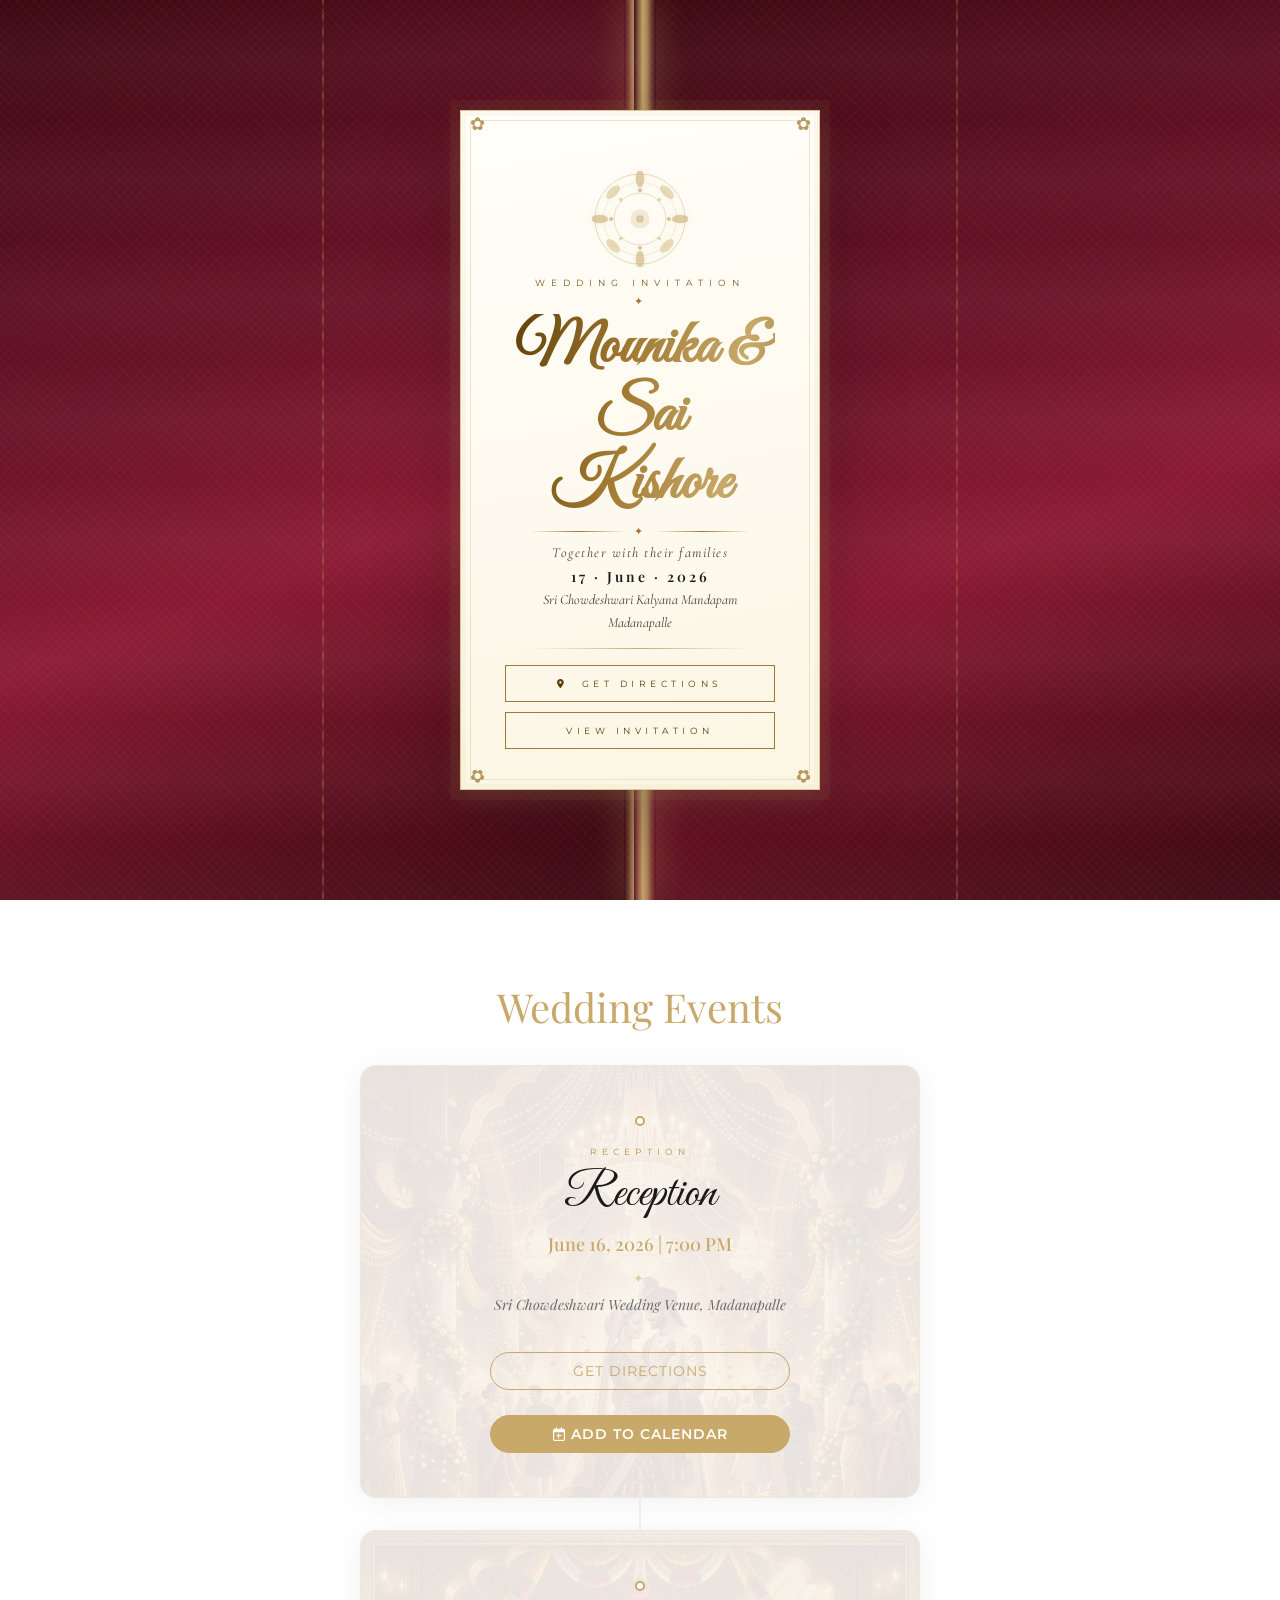
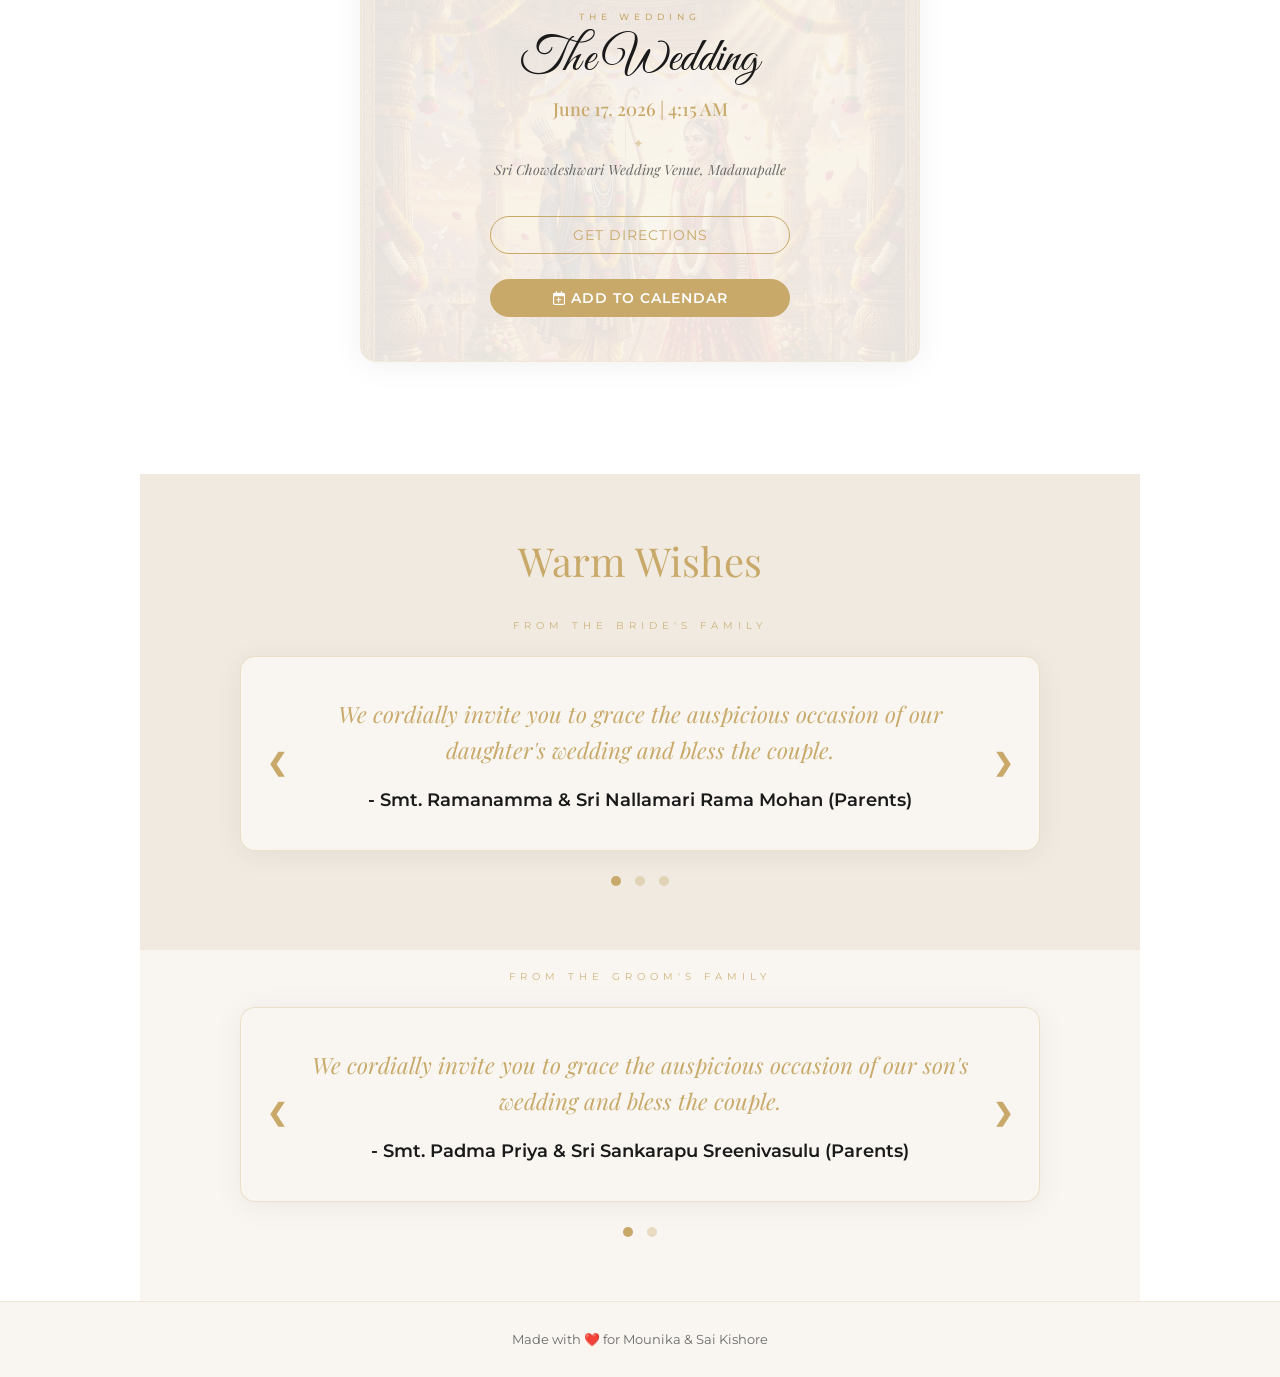
<file: index.html>
<!DOCTYPE html>
<html lang="en">

<head>
    <meta charset="UTF-8">
    <meta name="viewport" content="width=device-width, initial-scale=1.0">
    <title>Mounika & Sai Kishore | Wedding Invitation</title>
    <link rel="stylesheet" href="styles.css">
    <!-- Google Fonts -->
    <link rel="preconnect" href="https://fonts.googleapis.com">
    <link rel="preconnect" href="https://fonts.gstatic.com" crossorigin>
    <link
        href="https://fonts.googleapis.com/css2?family=Great+Vibes&family=Playfair+Display:ital,wght@0,400;0,600;1,400&family=Cormorant+Garamond:ital,wght@0,400;0,500;1,400&family=Montserrat:wght@300;400;500&display=swap"
        rel="stylesheet">
    <!-- FontAwesome for Icons -->
    <link rel="stylesheet" href="https://cdnjs.cloudflare.com/ajax/libs/font-awesome/6.4.0/css/all.min.css">
</head>

<body>
    <!-- Curtain Tap Invitation -->
    <div id="curtain">
        <div class="cp cp-l" id="cpl"><div class="cp-edge-l"></div><div class="cp-stripe"></div></div>
        <div class="cp cp-r" id="cpr"><div class="cp-edge-r"></div><div class="cp-stripe"></div></div>
        <div id="c-cta">
            <div class="c-card">
                <!-- Corner flourishes -->
                <div class="c-corner c-tl">✿</div>
                <div class="c-corner c-tr">✿</div>
                <div class="c-corner c-bl">✿</div>
                <div class="c-corner c-br">✿</div>

                <!-- Mandala ornament -->
                <svg class="c-mandala-svg" viewBox="0 0 100 100" xmlns="http://www.w3.org/2000/svg">
                    <circle cx="50" cy="50" r="47" stroke="#C8A96A" stroke-width="0.6" fill="none" opacity="0.7"/>
                    <circle cx="50" cy="50" r="38" stroke="#C8A96A" stroke-width="0.4" fill="none" opacity="0.5"/>
                    <circle cx="50" cy="50" r="27" stroke="#C8A96A" stroke-width="0.6" fill="none" opacity="0.6"/>
                    <circle cx="50" cy="50" r="10" fill="#C8A96A" opacity="0.18"/>
                    <circle cx="50" cy="50" r="4" fill="#C8A96A" opacity="0.5"/>
                    <ellipse cx="50" cy="8"  rx="4.5" ry="9" fill="#C8A96A" opacity="0.55"/>
                    <ellipse cx="50" cy="92" rx="4.5" ry="9" fill="#C8A96A" opacity="0.55"/>
                    <ellipse cx="8"  cy="50" rx="9" ry="4.5" fill="#C8A96A" opacity="0.55"/>
                    <ellipse cx="92" cy="50" rx="9" ry="4.5" fill="#C8A96A" opacity="0.55"/>
                    <ellipse cx="22" cy="22" rx="4.5" ry="9" fill="#C8A96A" opacity="0.4" transform="rotate(45 22 22)"/>
                    <ellipse cx="78" cy="22" rx="4.5" ry="9" fill="#C8A96A" opacity="0.4" transform="rotate(-45 78 22)"/>
                    <ellipse cx="22" cy="78" rx="4.5" ry="9" fill="#C8A96A" opacity="0.4" transform="rotate(-45 22 78)"/>
                    <ellipse cx="78" cy="78" rx="4.5" ry="9" fill="#C8A96A" opacity="0.4" transform="rotate(45 78 78)"/>
                    <circle cx="50" cy="20" r="2.2" fill="#C8A96A" opacity="0.65"/>
                    <circle cx="50" cy="80" r="2.2" fill="#C8A96A" opacity="0.65"/>
                    <circle cx="20" cy="50" r="2.2" fill="#C8A96A" opacity="0.65"/>
                    <circle cx="80" cy="50" r="2.2" fill="#C8A96A" opacity="0.65"/>
                    <circle cx="30" cy="30" r="1.8" fill="#C8A96A" opacity="0.5"/>
                    <circle cx="70" cy="30" r="1.8" fill="#C8A96A" opacity="0.5"/>
                    <circle cx="30" cy="70" r="1.8" fill="#C8A96A" opacity="0.5"/>
                    <circle cx="70" cy="70" r="1.8" fill="#C8A96A" opacity="0.5"/>
                </svg>

                <p class="c-eyebrow">Wedding Invitation</p>
                <div class="c-divider"><span>✦</span></div>
                <h1 class="c-title">Mounika &amp; Sai Kishore</h1>
                <div class="c-divider"><span>✦</span></div>
                <p class="c-invite-line">Together with their families</p>
                <p class="c-date">17 · June · 2026</p>
                <p class="c-venue">Sri Chowdeshwari Kalyana Mandapam<br>Madanapalle</p>
                <div class="c-thin-line"></div>
                <div class="c-buttons">
                    <a href="https://maps.app.goo.gl/cemyDsAPyQEnwAxx7" target="_blank" class="btn-c btn-directions">
                        <span class="label"><i class="fas fa-location-dot"></i>&nbsp; Get Directions</span>
                    </a>
                    <button class="btn-c" id="btn-open">
                        <span class="label">View Invitation</span>
                    </button>
                </div>
            </div>
        </div>
    </div>

    <!-- Language Selector -->
    <div class="lang-selector">
        <select id="lang-select">
            <option value="en">English</option>
            <option value="te">తెలుగు (Telugu)</option>
            <option value="hi">हिन्दी (Hindi)</option>
            <option value="kn">ಕನ್ನಡ (Kannada)</option>
            <option value="ta">தமிழ் (Tamil)</option>
        </select>
    </div>

    <!-- Floating Audio Toggle -->
    <button id="audio-btn" class="audio-toggle">
        <i class="fas fa-music"></i>
    </button>
    <audio id="bg-music" loop>
        <source src="music.mp3" type="audio/mpeg">
    </audio>

    <!-- Hero Section -->
    <section class="hero" id="home">
        <div class="particles" id="particles"></div>
        <div class="hero-content fade-in-up">
            <p class="subtitle" data-i18n="together">Together with their families</p>
            <h1 class="couple-names gold-foil" data-i18n="names">Mounika & Sai Kishore</h1>
            <div class="family-details">
                <p data-i18n="bride_details">Kumarthe (Daughter) of Smt. Ramanamma & Sri Nallamari Ramayya</p>
                <p data-i18n="groom_details">Kumarudu (Son) of Smt. Padmavathi & Sri Surya Prakasha Rao</p>
            </div>
            <p class="invite-text" data-i18n="invite_text">Invite you to celebrate their wedding</p>
            <div class="date-location">
                <p><strong data-i18n="wedding_date">17 • June • 2026</strong></p>
                <p data-i18n="wedding_time_exact">Time: 4:15 AM - 5:15 AM</p>
                <p data-i18n="wedding_location">Sri Chowdeshwari Kalyana Mandapam, Madanapalle</p>
            </div>
            <a href="https://maps.app.goo.gl/cemyDsAPyQEnwAxx7" target="_blank" class="hero-directions btn-directions">
                <i class="fas fa-location-dot"></i>
                <span data-i18n="get_directions">Get Directions</span>
            </a>

            <div class="countdown" id="countdown">
                <div class="time-box"><span id="days">00</span>
                    <p data-i18n="days">Days</p>
                </div>
                <div class="time-box"><span id="hours">00</span>
                    <p data-i18n="hours">Hrs</p>
                </div>
                <div class="time-box"><span id="minutes">00</span>
                    <p data-i18n="minutes">Min</p>
                </div>
                <div class="time-box"><span id="seconds">00</span>
                    <p data-i18n="seconds">Sec</p>
                </div>
            </div>
            <a href="#events" class="scroll-down"><i class="fas fa-chevron-down"></i></a>
        </div>
    </section>

    <!-- Events Section -->
    <section class="events hidden" id="events">
        <h2 class="section-title" data-i18n="events_title">Wedding Events</h2>
        <div class="tl-wrap">
            <div class="tl-spine"></div>

            <!-- Reception -->
            <div class="tl-ev">
                <div class="tl-ev-bg" style="background-image: url('reception_art.png');"></div>
                <div class="tl-dot"></div>
                <p class="tl-etag" data-i18n="reception">Reception</p>
                <h3 class="tl-title" data-i18n="reception">Reception</h3>
                <p class="tl-date" data-i18n="reception_date">June 16, 2026 | 7:00 PM</p>
                <div class="tl-sep">✦</div>
                <p class="tl-venue-name" data-i18n="reception_loc">Sri Chowdeshwari Kalyana Mandapam, Madanapalle</p>
                <div class="tl-actions">
                    <a href="https://maps.app.goo.gl/cemyDsAPyQEnwAxx7" target="_blank"
                        class="btn-primary btn-directions" data-i18n="get_directions">Get Directions</a>
                    <a href="https://calendar.google.com/calendar/render?action=TEMPLATE&text=Reception+-+Mounika+%26+Sai+Kishore&dates=20260616T133000Z/20260616T183000Z&location=Sri+Chowdeshwari+Kalyana+Mandapam,+Madanapalle"
                        target="_blank" class="btn-secondary"><i class="far fa-calendar-plus"></i> <span
                            data-i18n="add_calendar">Add to Calendar</span></a>
                </div>
            </div>

            <!-- Wedding -->
            <div class="tl-ev">
                <div class="tl-ev-bg" style="background-image: url('wedding_art.png');"></div>
                <div class="tl-dot"></div>
                <p class="tl-etag" data-i18n="wedding">The Wedding</p>
                <h3 class="tl-title" data-i18n="wedding">The Wedding</h3>
                <p class="tl-date" data-i18n="wedding_time">June 17, 2026 | 4:15 AM</p>
                <div class="tl-sep">✦</div>
                <p class="tl-venue-name" data-i18n="wedding_location">Sri Chowdeshwari Kalyana Mandapam, Madanapalle</p>
                <div class="tl-actions">
                    <a href="https://maps.app.goo.gl/cemyDsAPyQEnwAxx7" target="_blank"
                        class="btn-primary btn-directions" data-i18n="get_directions">Get Directions</a>
                    <a href="https://calendar.google.com/calendar/render?action=TEMPLATE&text=Wedding+-+Mounika+%26+Sai+Kishore&dates=20260616T224500Z/20260616T234500Z&location=Sri+Chowdeshwari+Kalyana+Mandapam,+Madanapalle"
                        target="_blank" class="btn-secondary"><i class="far fa-calendar-plus"></i> <span
                            data-i18n="add_calendar">Add to Calendar</span></a>
                </div>
            </div>
        </div>
    </section>

    <!-- Warm Wishes — Bride's Side -->
    <section class="family-invites hidden" id="invites-bride">
        <h2 class="section-title" data-i18n="warm_wishes">Warm Wishes</h2>
        <p class="wishes-label">From the Bride's Family</p>
        <div class="slider-container" id="slider-bride">
            <div class="slide slide-bride fade">
                <p class="invite-msg" data-i18n="invite_parents">"We cordially invite you to grace the auspicious
                    occasion of our daughter's wedding and bless the couple."</p>
                <p class="invite-author" data-i18n="author_parents">- Smt. Ramanamma &amp; Sri Nallamari Rama Mohan
                    (Parents)</p>
            </div>
            <div class="slide slide-bride fade">
                <p class="invite-msg" data-i18n="invite_anna">"Please join us in celebrating my little sister's
                    wedding!"</p>
                <p class="invite-author" data-i18n="author_anna">- Venu Gopal (Anna)</p>
            </div>
            <div class="slide slide-bride fade">
                <p class="invite-msg" data-i18n="invite_thammudu">"Looking forward to your presence at my elder
                    sister's wedding celebration!"</p>
                <p class="invite-author" data-i18n="author_thammudu">- Krishna Vamsi (Thammudu)</p>
            </div>
            <a class="prev" onclick="changeSlide('bride', -1)">&#10094;</a>
            <a class="next" onclick="changeSlide('bride', 1)">&#10095;</a>
        </div>
        <div class="dots" style="text-align:center">
            <span class="dot dot-bride active" onclick="currentSlide('bride', 1)"></span>
            <span class="dot dot-bride" onclick="currentSlide('bride', 2)"></span>
            <span class="dot dot-bride" onclick="currentSlide('bride', 3)"></span>
        </div>
    </section>

    <!-- Warm Wishes — Groom's Side -->
    <section class="family-invites family-invites-alt hidden" id="invites-groom">
        <p class="wishes-label">From the Groom's Family</p>
        <div class="slider-container" id="slider-groom">
            <div class="slide slide-groom fade">
                <p class="invite-msg" data-i18n="invite_groom_parents">"We cordially invite you to grace the auspicious
                    occasion of our son's wedding and bless the couple."</p>
                <p class="invite-author" data-i18n="author_groom_parents">- Smt. Padma Priya &amp; Sri Sankarapu
                    Sreenivasulu (Parents)</p>
            </div>
            <div class="slide slide-groom fade">
                <p class="invite-msg" data-i18n="invite_groom_sister">"Please join us in celebrating my brother's
                    wedding!"</p>
                <p class="invite-author" data-i18n="author_groom_sister">- Nikitha (Sister)</p>
            </div>
            <a class="prev" onclick="changeSlide('groom', -1)">&#10094;</a>
            <a class="next" onclick="changeSlide('groom', 1)">&#10095;</a>
        </div>
        <div class="dots" style="text-align:center">
            <span class="dot dot-groom active" onclick="currentSlide('groom', 1)"></span>
            <span class="dot dot-groom" onclick="currentSlide('groom', 2)"></span>
        </div>
    </section>

    <footer>
        <p data-i18n="footer">Made with ❤️ for Mounika & Sai Kishore</p>
    </footer>

    <script src="script.js"></script>
</body>

</html>
</file>
<file: styles.css>
:root {
    --bg-color: #FFFFFF;
    --beige: #F9F6F1;
    --beige2: #F0EAE0;
    --accent-gold: #C8A96A;
    --accent-gold-hover: #b8952e;
    --accent-gold-dim: rgba(200,169,106,0.15);
    --text-main: #1A1A1A;
    --text-muted: #6B6B6B;
    --font-script: 'Great Vibes', cursive;
    --font-heading: 'Playfair Display', serif;
    --font-body: 'Montserrat', sans-serif;
}

* {
    margin: 0;
    padding: 0;
    box-sizing: border-box;
}

body {
    background-color: var(--bg-color);
    color: var(--text-main);
    font-family: var(--font-body);
    overflow-x: hidden;
    scroll-behavior: smooth;
}

/* Language Selector */
.lang-selector {
    position: absolute;
    top: 20px;
    right: 20px;
    z-index: 1000;
}

.lang-selector select {
    background: rgba(249,246,241,0.92);
    color: var(--text-main);
    border: 1px solid var(--accent-gold);
    padding: 8px 12px;
    border-radius: 5px;
    font-family: var(--font-body);
    font-size: 0.9rem;
    outline: none;
    cursor: pointer;
    backdrop-filter: blur(5px);
}

.lang-selector select option {
    background-color: var(--beige);
    color: var(--text-main);
}

/* Audio Toggle */
.audio-toggle {
    position: fixed;
    bottom: 20px;
    right: 20px;
    width: 50px;
    height: 50px;
    border-radius: 50%;
    background-color: rgba(212, 175, 55, 0.2);
    border: 1px solid var(--accent-gold);
    color: var(--accent-gold);
    font-size: 1.2rem;
    z-index: 1000;
    cursor: pointer;
    display: flex;
    align-items: center;
    justify-content: center;
    backdrop-filter: blur(5px);
    transition: all 0.3s ease;
}

.audio-toggle:hover {
    background-color: var(--accent-gold);
    color: var(--bg-color);
    transform: scale(1.1);
}

.audio-toggle.playing {
    animation: pulse 2s infinite;
}

@keyframes pulse {
    0% {
        box-shadow: 0 0 0 0 rgba(212, 175, 55, 0.7);
    }

    70% {
        box-shadow: 0 0 0 15px rgba(212, 175, 55, 0);
    }

    100% {
        box-shadow: 0 0 0 0 rgba(212, 175, 55, 0);
    }
}

/* Typography & Titles */
.section-title {
    font-family: var(--font-heading);
    font-size: 2.5rem;
    color: var(--accent-gold);
    text-align: center;
    margin-bottom: 2rem;
    font-weight: 400;
}

/* Hero Section */
.hero {
    min-height: 100vh;
    display: flex;
    align-items: center;
    justify-content: center;
    text-align: center;
    position: relative;
    padding: 120px 20px 60px;
    box-sizing: border-box;
    background: linear-gradient(160deg, var(--beige) 0%, var(--beige2) 50%, #EBE3D5 100%);
}

.hero::before {
    content: '';
    position: absolute;
    top: 0;
    left: 0;
    right: 0;
    bottom: 0;
    background-image: url('data:image/svg+xml;utf8,<svg width="200" height="200" xmlns="http://www.w3.org/2000/svg"><circle cx="100" cy="100" r="90" fill="none" stroke="%23C8A96A" stroke-width="0.8" opacity="0.5"/></svg>');
    background-position: center;
    background-repeat: no-repeat;
    background-size: 80% auto;
    opacity: 0.35;
    z-index: 0;
}

.hero-content {
    z-index: 1;
    display: flex;
    flex-direction: column;
    align-items: center;
    gap: 15px;
}

.subtitle {
    font-family: var(--font-body);
    font-size: 0.85rem;
    letter-spacing: 3px;
    text-transform: uppercase;
    color: #5A5045;
}

.couple-names {
    font-family: var(--font-script);
    font-size: 5rem;
    color: var(--accent-gold);
    text-shadow: 0 0 20px rgba(212, 175, 55, 0.3);
    margin: 10px 0;
    line-height: 1.2;
}

.invite-text {
    font-family: var(--font-heading);
    font-size: 1.2rem;
    font-style: italic;
    color: var(--text-main);
}

.family-details {
    margin: 15px 0 25px 0;
    font-family: var(--font-body);
    font-size: 0.95rem;
    color: #4A3F35;
    line-height: 1.7;
}

.family-details p {
    margin: 5px 0;
}

.date-location {
    margin-top: 20px;
    font-size: 1.1rem;
    line-height: 1.6;
}

.date-location strong {
    color: var(--accent-gold);
    font-family: var(--font-heading);
    font-size: 1.3rem;
}

/* Get Directions button in hero — above countdown */
.hero-directions {
    display: inline-flex;
    align-items: center;
    gap: 8px;
    margin-top: 24px;
    padding: 11px 28px;
    border: 1px solid var(--accent-gold);
    color: var(--accent-gold);
    font-family: var(--font-body);
    font-size: 11px;
    letter-spacing: 3px;
    text-transform: uppercase;
    text-decoration: none;
    background: rgba(255,255,255,0.6);
    backdrop-filter: blur(4px);
    transition: background .3s, color .3s;
}

.hero-directions:hover {
    background: var(--accent-gold);
    color: #fff;
}

.countdown {
    display: flex;
    gap: 10px;
    margin-top: 20px;
}

.time-box {
    display: flex;
    flex-direction: column;
    align-items: center;
    justify-content: center;
    width: 60px;
    height: 70px;
    border: 1px solid rgba(200, 169, 106, 0.4);
    border-radius: 10px;
    background: rgba(255,255,255,0.6);
    backdrop-filter: blur(5px);
}

.time-box span {
    font-family: var(--font-heading);
    font-size: 1.5rem;
    color: var(--accent-gold);
}

.time-box p {
    font-size: 0.6rem;
    text-transform: uppercase;
    letter-spacing: 1px;
    color: var(--text-muted);
}

.scroll-down {
    margin-top: 50px;
    color: var(--accent-gold);
    font-size: 1.5rem;
    animation: bounce 2s infinite;
    text-decoration: none;
}

@keyframes bounce {

    0%,
    20%,
    50%,
    80%,
    100% {
        transform: translateY(0);
    }

    40% {
        transform: translateY(-15px);
    }

    60% {
        transform: translateY(-7px);
    }
}

/* Sections Common */
section {
    padding: 80px 20px;
    max-width: 1000px;
    margin: 0 auto;
}



/* Events — Modern Timeline */
.tl-wrap {
    max-width: 560px;
    margin: 0 auto;
    position: relative;
    z-index: 2;
}

.tl-spine {
    position: absolute;
    left: 50%;
    top: 0; bottom: 0;
    width: 1px;
    background: linear-gradient(180deg, transparent, var(--accent-gold) 10%, var(--accent-gold) 90%, transparent);
    transform: translateX(-50%);
    opacity: .3;
}

.tl-ev {
    position: relative;
    display: flex;
    flex-direction: column;
    align-items: center;
    text-align: center;
    padding: 50px 24px 44px;
    overflow: hidden;
    border-radius: 16px;
    margin-bottom: 32px;
    background: var(--beige);
    border: 1px solid rgba(200,169,106,.18);
    box-shadow: 0 4px 32px rgba(0,0,0,.06);
    transition: box-shadow .3s, transform .3s;
}

.tl-ev:hover {
    box-shadow: 0 8px 48px rgba(0,0,0,.1);
    transform: translateY(-3px);
}

.tl-ev-bg {
    position: absolute;
    inset: 0;
    background-size: cover;
    background-position: center top;
    opacity: 0;
    transition: opacity 1s ease;
    z-index: 0;
}

.tl-ev-bg.bg-loaded { opacity: .08; }

.tl-ev > *:not(.tl-ev-bg) { position: relative; z-index: 1; }

.tl-dot {
    width: 10px; height: 10px;
    border-radius: 50%;
    border: 2px solid var(--accent-gold);
    background: var(--bg-color);
    margin-bottom: 20px;
    transition: box-shadow .4s;
}

.tl-ev:hover .tl-dot {
    box-shadow: 0 0 0 8px rgba(200,169,106,.12);
}

.tl-etag {
    font-family: var(--font-body);
    font-size: 9px;
    letter-spacing: 5px;
    text-transform: uppercase;
    color: var(--accent-gold);
    font-weight: 500;
    margin-bottom: 10px;
}

.tl-title {
    font-family: var(--font-script);
    font-size: clamp(2.2rem, 5vw, 3rem);
    color: var(--text-main);
    font-weight: 400;
    margin-bottom: 10px;
    line-height: 1.15;
}

.tl-date {
    font-family: var(--font-heading);
    font-size: clamp(15px, 2.5vw, 18px);
    color: var(--accent-gold);
    font-weight: 500;
    margin-bottom: 6px;
}

.tl-sep {
    color: var(--accent-gold);
    opacity: .5;
    font-size: 13px;
    letter-spacing: 4px;
    margin: 8px 0;
}

.tl-venue-name {
    font-family: var(--font-heading);
    font-size: 14px;
    color: var(--text-muted);
    font-style: italic;
    line-height: 1.6;
    margin-bottom: 20px;
    max-width: 320px;
}

.tl-actions {
    display: flex;
    flex-direction: column;
    gap: 10px;
    width: 100%;
    max-width: 300px;
    align-items: center;
}

.btn-primary,
.btn-secondary {
    display: inline-block;
    margin-top: 15px;
    padding: 10px 25px;
    text-decoration: none;
    border-radius: 30px;
    font-size: 0.85rem;
    text-transform: uppercase;
    letter-spacing: 1px;
    transition: all 0.3s ease;
    width: 100%;
}

.btn-primary {
    background-color: transparent;
    border: 1px solid var(--accent-gold);
    color: var(--accent-gold);
}

.btn-primary:hover {
    background-color: var(--accent-gold);
    color: #fff;
}

.btn-secondary {
    background-color: var(--accent-gold);
    border: 1px solid var(--accent-gold);
    color: #fff;
    font-weight: 600;
}

.btn-secondary:hover {
    background-color: var(--accent-gold-hover);
    transform: scale(1.02);
}

/* RSVP Section */
.rsvp-container {
    background: rgba(255, 255, 255, 0.02);
    border: 1px solid rgba(212, 175, 55, 0.2);
    padding: 50px 30px;
    border-radius: 20px;
    text-align: center;
    max-width: 600px;
    margin: 0 auto;
}

.rsvp-subtitle {
    color: var(--text-muted);
    margin-bottom: 30px;
}

#rsvp-form {
    display: flex;
    flex-direction: column;
    gap: 20px;
}

#rsvp-form input[type="text"],
#rsvp-form select,
#rsvp-form textarea {
    width: 100%;
    padding: 15px;
    background: transparent;
    border: 1px solid rgba(255, 255, 255, 0.2);
    border-radius: 5px;
    color: var(--text-main);
    font-family: var(--font-body);
    font-size: 1rem;
}

#rsvp-form input:focus,
#rsvp-form select:focus,
#rsvp-form textarea:focus {
    outline: none;
    border-color: var(--accent-gold);
}

#rsvp-form textarea {
    height: 100px;
    resize: none;
}

/* Placeholder color styling */
::-webkit-input-placeholder {
    color: var(--text-muted);
}

:-moz-placeholder {
    color: var(--text-muted);
}

.radio-group {
    display: flex;
    justify-content: center;
    gap: 30px;
    margin: 10px 0;
}

.radio-group label {
    display: flex;
    align-items: center;
    gap: 10px;
    cursor: pointer;
}

.form-submit {
    background: var(--accent-gold);
    color: var(--bg-color);
    border: none;
    cursor: pointer;
    font-weight: 600;
}

.form-submit:hover {
    background: var(--accent-gold-hover);
}

footer {
    text-align: center;
    padding: 30px;
    font-size: 0.8rem;
    color: var(--text-muted);
    border-top: 1px solid rgba(200, 169, 106, 0.2);
    background: var(--beige);
}

/* Animations */
.fade-in-up {
    animation: fadeInUp 1.5s ease-out forwards;
}

@keyframes fadeInUp {
    from {
        opacity: 0;
        transform: translateY(30px);
    }

    to {
        opacity: 1;
        transform: translateY(0);
    }
}

.hidden {
    opacity: 0;
    transform: translateY(60px);
    transition: all 1.2s cubic-bezier(0.25, 0.46, 0.45, 0.94);
}

.show {
    opacity: 1;
    transform: translateY(0);
}

/* Family Invites Slider */
.family-invites {
    padding: 60px 20px;
    background-color: var(--beige2);
    text-align: center;
}

.family-invites-alt {
    background-color: var(--beige);
    padding-top: 20px;
}

.wishes-label {
    font-family: var(--font-body);
    font-size: 10px;
    letter-spacing: 5px;
    text-transform: uppercase;
    color: var(--accent-gold);
    margin-bottom: 24px;
    opacity: .85;
}

.slider-container {
    max-width: 800px;
    position: relative;
    margin: auto;
    background: var(--beige);
    padding: 40px 50px;
    border-radius: 15px;
    border: 1px solid rgba(200, 169, 106, 0.3);
    box-shadow: 0 4px 30px rgba(0,0,0,0.06);
}

.slide {
    display: none;
}

.invite-msg {
    font-family: var(--font-heading);
    font-size: 1.4rem;
    font-style: italic;
    color: var(--accent-gold);
    margin-bottom: 20px;
    line-height: 1.6;
}

.invite-author {
    font-family: var(--font-body);
    font-size: 1.1rem;
    color: var(--text-main);
    font-weight: 600;
}

.prev,
.next {
    cursor: pointer;
    position: absolute;
    top: 50%;
    width: auto;
    padding: 16px;
    margin-top: -22px;
    color: var(--accent-gold);
    font-weight: bold;
    font-size: 24px;
    transition: 0.3s ease;
    border-radius: 3px;
    user-select: none;
}

.prev {
    left: 10px;
}

.next {
    right: 10px;
}

.prev:hover,
.next:hover {
    color: var(--text-main);
}

.dots {
    margin-top: 20px;
}

.dot {
    cursor: pointer;
    height: 10px;
    width: 10px;
    margin: 0 5px;
    background-color: rgba(200, 169, 106, 0.35);
    border-radius: 50%;
    display: inline-block;
    transition: background-color 0.6s ease;
}

.active,
.dot:hover {
    background-color: var(--accent-gold);
}

.fade {
    animation-name: fade;
    animation-duration: 1.5s;
}

@keyframes fade {
    from {
        opacity: .4
    }

    to {
        opacity: 1
    }
}

/* ═══════════════════════════════════════
   CURTAIN TAP INVITATION — Luxury Design
   ═══════════════════════════════════════ */

/* Warm parchment backdrop with radial glow */
#curtain {
    position: fixed;
    inset: 0;
    z-index: 9999;
    display: flex;
    align-items: center;
    justify-content: center;
    overflow: hidden;
    background:
        radial-gradient(ellipse 90% 90% at 50% 50%, #FBF6ED 0%, #F5E8CE 45%, #EDD9A8 100%);
}

#curtain::after {
    content: '';
    position: absolute;
    inset: 0;
    background-image: url("data:image/svg+xml,%3Csvg xmlns='http://www.w3.org/2000/svg' viewBox='0 0 200 200'%3E%3Ccircle cx='100' cy='100' r='96' stroke='%23C8A96A' stroke-width='0.4' fill='none' opacity='0.3'/%3E%3Ccircle cx='100' cy='100' r='78' stroke='%23C8A96A' stroke-width='0.3' fill='none' opacity='0.25'/%3E%3Ccircle cx='100' cy='100' r='58' stroke='%23C8A96A' stroke-width='0.4' fill='none' opacity='0.2'/%3E%3Cellipse cx='100' cy='12' rx='6' ry='12' fill='%23C8A96A' opacity='0.15'/%3E%3Cellipse cx='100' cy='188' rx='6' ry='12' fill='%23C8A96A' opacity='0.15'/%3E%3Cellipse cx='12' cy='100' rx='12' ry='6' fill='%23C8A96A' opacity='0.15'/%3E%3Cellipse cx='188' cy='100' rx='12' ry='6' fill='%23C8A96A' opacity='0.15'/%3E%3C/svg%3E");
    background-size: min(80vw, 80vh);
    background-repeat: no-repeat;
    background-position: center;
    pointer-events: none;
    opacity: 0.5;
    z-index: 0;
}

#curtain.gone { display: none; }

/* Deep wine/garnet curtain panels — theatrical & dramatic */
.cp {
    position: absolute;
    top: 0; bottom: 0;
    width: 50.5%;
    background: linear-gradient(160deg, #3D0912 0%, #6B1328 40%, #8B1A34 60%, #5C0F1F 80%, #3A0810 100%);
    transition: transform 1.6s cubic-bezier(0.76, 0, 0.24, 1);
    overflow: hidden;
    z-index: 2;
}

/* Silk weave texture on curtain */
.cp::before {
    content: '';
    position: absolute;
    inset: 0;
    background:
        repeating-linear-gradient(45deg,  transparent 0, transparent 5px, rgba(200,169,106,.045) 5px, rgba(200,169,106,.045) 6px),
        repeating-linear-gradient(-45deg, transparent 0, transparent 5px, rgba(200,169,106,.03)  5px, rgba(200,169,106,.03)  6px);
}

/* Subtle vertical shimmer on curtain panels */
.cp::after {
    content: '';
    position: absolute;
    inset: 0;
    background: repeating-linear-gradient(
        180deg,
        rgba(255,255,255,.0)  0px,
        rgba(255,255,255,.03) 60px,
        rgba(255,255,255,.0)  120px
    );
    animation: curtainSheen 4s ease-in-out infinite;
}

@keyframes curtainSheen {
    0%, 100% { opacity: .5; }
    50%       { opacity: 1; }
}

.cp-l { left: 0; transform-origin: left; }
.cp-r { right: 0; transform-origin: right; }
.cp-l.open { transform: translateX(-100%); }
.cp-r.open { transform: translateX(100%); }

/* Gold edge glow — the "light between the curtains" */
.cp-edge-l {
    position: absolute;
    right: 0; top: 0; bottom: 0;
    width: 22px;
    background: linear-gradient(90deg, transparent, rgba(200,169,106,.3), rgba(200,169,106,.75), rgba(200,169,106,.95), rgba(200,169,106,.5), transparent);
    box-shadow: 8px 0 40px rgba(200,169,106,.45);
}

.cp-edge-r {
    position: absolute;
    left: 0; top: 0; bottom: 0;
    width: 22px;
    background: linear-gradient(90deg, transparent, rgba(200,169,106,.5), rgba(200,169,106,.95), rgba(200,169,106,.75), rgba(200,169,106,.3), transparent);
    box-shadow: -8px 0 40px rgba(200,169,106,.45);
}

.cp-stripe {
    position: absolute;
    top: 0; bottom: 0; left: 50%;
    transform: translateX(-50%);
    width: 2px;
    background: repeating-linear-gradient(180deg, rgba(200,169,106,.7) 0, rgba(200,169,106,.1) 8px, rgba(200,169,106,.7) 16px);
    opacity: .45;
}

/* Invitation card container */
#c-cta {
    position: relative;
    z-index: 10;
    padding: 16px;
    transition: opacity .4s, transform .4s;
}

/* The physical invitation card */
.c-card {
    position: relative;
    background: linear-gradient(170deg, #FFFEF8 0%, #FDF9EE 60%, #FBF6E2 100%);
    padding: clamp(44px, 7vw, 60px) clamp(24px, 5vw, 44px) clamp(24px, 4vw, 40px);
    max-width: 360px;
    width: calc(100vw - 60px);
    text-align: center;

    /* Layered border — outer gold, inner fine line */
    border: 1.5px solid rgba(200,169,106,.6);
    outline: 6px solid rgba(200,169,106,.07);
    outline-offset: -6px;

    box-shadow:
        0 0 0 10px rgba(200,169,106,.05),
        0 30px 80px rgba(0,0,0,.22),
        0 8px 24px rgba(200,169,106,.18),
        inset 0 1px 0 rgba(255,255,255,.8);
}

/* Inner ornamental border */
.c-card::before {
    content: '';
    position: absolute;
    inset: 9px;
    border: 0.5px solid rgba(200,169,106,.3);
    pointer-events: none;
}

/* Corner flowers */
.c-corner {
    position: absolute;
    font-size: 18px;
    color: #A07830;
    opacity: .75;
    line-height: 1;
    width: 24px; height: 24px;
}
.c-tl { top: 4px;  left: 4px; }
.c-tr { top: 4px;  right: 4px;  transform: scaleX(-1); }
.c-bl { bottom: 4px; left: 4px;  transform: scaleY(-1); }
.c-br { bottom: 4px; right: 4px; transform: scale(-1,-1); }

/* Slowly rotating mandala */
.c-mandala-svg {
    width: clamp(70px, 16vw, 96px);
    height: clamp(70px, 16vw, 96px);
    margin: 0 auto 6px;
    animation: mandalaSpin 24s linear infinite;
    filter: drop-shadow(0 0 6px rgba(200,169,106,.3));
}
@keyframes mandalaSpin {
    from { transform: rotate(0deg); }
    to   { transform: rotate(360deg); }
}

/* Eyebrow */
.c-eyebrow {
    font-family: var(--font-body);
    font-size: 9px;
    letter-spacing: 6px;
    text-transform: uppercase;
    color: #7A5C1E;
    margin-bottom: 2px;
}

/* Gold ornamental divider */
.c-divider {
    display: flex;
    align-items: center;
    gap: 8px;
    margin: 6px auto;
    max-width: 220px;
    color: #A07830;
    font-size: 11px;
    letter-spacing: 4px;
}
.c-divider::before, .c-divider::after {
    content: '';
    flex: 1;
    height: 0.5px;
    background: linear-gradient(90deg, transparent, #A07830, transparent);
}

/* Couple names — rich dark-gold shimmer always visible on cream */
.c-title {
    font-family: var(--font-script);
    font-size: clamp(38px, 10vw, 62px);
    line-height: 1.1;
    margin: 4px 0;
    background: linear-gradient(
        100deg,
        #5C3D08 0%,
        #A07830 18%,
        #C8A96A 35%,
        #8B6120 50%,
        #C8A96A 65%,
        #A07830 82%,
        #5C3D08 100%
    );
    background-size: 250% auto;
    -webkit-background-clip: text;
    background-clip: text;
    -webkit-text-fill-color: transparent;
    animation: goldShimmer 4s linear infinite;
}
@keyframes goldShimmer {
    to { background-position: 250% center; }
}

/* Supporting text */
.c-invite-line {
    font-family: 'Cormorant Garamond', var(--font-heading), serif;
    font-size: 14px;
    font-style: italic;
    color: #4A3F35;
    letter-spacing: 1.5px;
    margin: 4px 0 2px;
}
.c-date {
    font-family: var(--font-heading);
    font-size: 14px;
    color: #1A1A1A;
    letter-spacing: 3px;
    font-weight: 600;
    margin: 6px 0 3px;
}
.c-venue {
    font-family: 'Cormorant Garamond', var(--font-heading), serif;
    font-size: 14px;
    color: #4A3F35;
    font-style: italic;
    line-height: 1.6;
}

/* Thin gold rule before buttons */
.c-thin-line {
    height: 1px;
    background: linear-gradient(90deg, transparent, rgba(160,120,48,.6), transparent);
    margin: 14px auto 0;
    width: 80%;
}

/* Action buttons */
.c-buttons {
    display: flex;
    flex-direction: column;
    gap: 10px;
    margin-top: 16px;
}

.btn-c {
    padding: 12px 28px;
    border: 1px solid #A07830;
    background: transparent;
    color: #5C3D08;
    font-family: var(--font-body);
    font-size: 9px;
    letter-spacing: 4.5px;
    text-transform: uppercase;
    cursor: pointer;
    position: relative;
    overflow: hidden;
    transition: color .3s;
    text-decoration: none;
    display: inline-block;
    width: 100%;
    text-align: center;
}

.btn-c::before {
    content: '';
    position: absolute;
    inset: 0;
    background: linear-gradient(90deg, #9A7A42, #C8A96A, #9A7A42);
    transform: scaleX(0);
    transform-origin: left;
    transition: transform .35s ease;
}

.btn-c:hover::before,
.btn-c:active::before { transform: scaleX(1); }

.btn-c:hover,
.btn-c:active { color: #fff; }

.btn-c .label {
    position: relative;
    z-index: 1;
}

/* --- Falling Petals --- */
.petal {
    position: fixed;
    top: -10vh;
    background-color: var(--accent-gold);
    border-radius: 150% 0 150% 0;
    box-shadow: inset 0 0 10px rgba(0, 0, 0, 0.1);
    opacity: 0.8;
    pointer-events: none;
    z-index: 0;
}

/* --- Gold Foil Text Effect --- */
.gold-foil {
    background: linear-gradient(to right,
            #a67c00 20%,
            #bf953f 30%,
            #fcf6ba 40%,
            #b38728 50%,
            #fbf5b7 60%,
            #aa771c 70%,
            #d4af37 80%);
    background-size: 200% auto;
    color: #000;
    background-clip: text;
    -webkit-background-clip: text;
    -webkit-text-fill-color: transparent;
    animation: shine 4s linear infinite;
}

@keyframes shine {
    to {
        background-position: 200% center;
    }
}

/* Media Queries */
@media (min-width: 768px) {
    .gallery {
        flex-direction: row;
        justify-content: center;
    }

    .couple-names {
        font-size: 6rem;
    }

    .time-box {
        width: 80px;
        height: 90px;
    }

    .time-box span {
        font-size: 2rem;
    }
}
</file>
